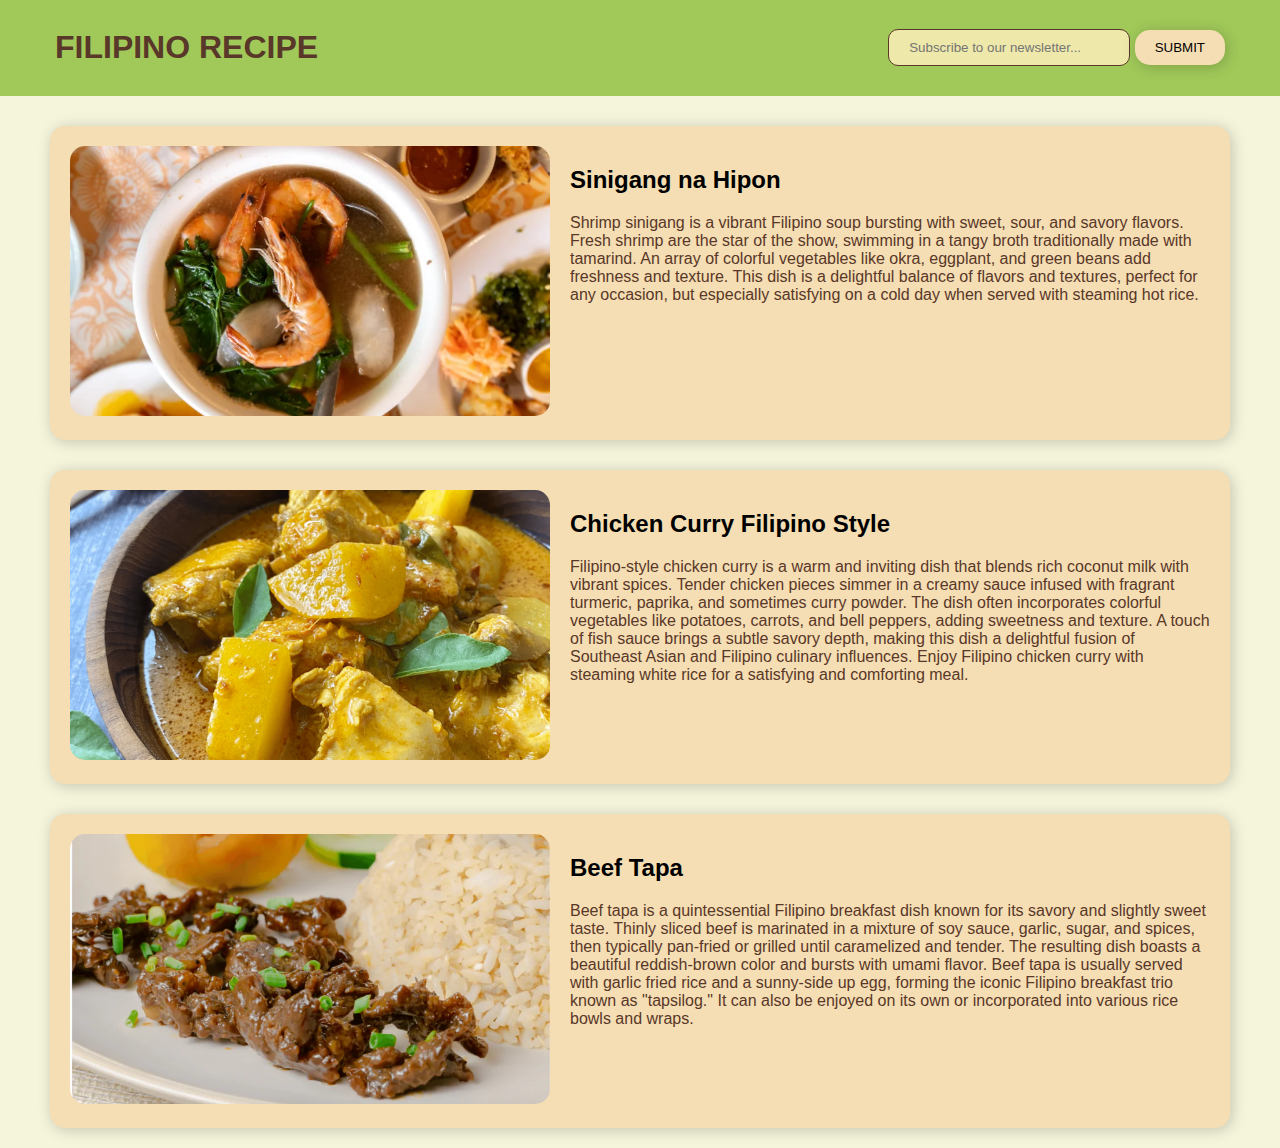
<file: index.html>
<!DOCTYPE html>
<html lang="en">
    <head>
        <meta charset="UTF-8">
        <meta name="viewport" content="width=device-width, initial-scale=1.0">
        <link rel="stylesheet" href="./assets/styles/index.css">
        <title>FILIPINO RECIPE</title>
    </head>
    <body>
        <nav>
            <h1>FILIPINO RECIPE</h1>
            <div class="newsletter-nav">
                <input id="newsletter-sub" type="email" placeholder="Subscribe to our newsletter...">
                <button type="submit">SUBMIT</button>
            </div>
        </nav>
        <div class="container">
            <div class="recipe-section">
                <a href="./assets/recipes/shrimp-sinigang.html" target="_blank"><img src="./assets/images/SINIGANG-NA-HIPON-2-768x432.webp" alt="shrimp soup"></a>
                <div class="text-container">
                    <a href="./assets/recipes/shrimp-sinigang.html" target="_blank"><h2>Sinigang na Hipon</h2></a>
                    <p>Shrimp sinigang is a vibrant Filipino soup bursting with sweet, sour, and savory flavors. Fresh shrimp are the star of the show, swimming in a tangy broth traditionally made with tamarind. An array of colorful vegetables like okra, eggplant, and green beans add freshness and texture. This dish is a delightful balance of flavors and textures, perfect for any occasion, but especially satisfying on a cold day when served with steaming hot rice.</p>
                </div>
            </div>
            <div class="recipe-section">
                <a href="./assets/recipes/chicken-curry.html" target="_blank"><img src="./assets/images/Chicken-Curry-Pinoy-Style-768x432.png" alt="chicken curry"></a>
                <div class="text-container">
                    <a href="./assets/recipes/chicken-curry.html" target="_blank"><h2>Chicken Curry Filipino Style</h2></a>
                    <p>Filipino-style chicken curry is a warm and inviting dish that blends rich coconut milk with vibrant spices. Tender chicken pieces simmer in a creamy sauce infused with fragrant turmeric, paprika, and sometimes curry powder. The dish often incorporates colorful vegetables like potatoes, carrots, and bell peppers, adding sweetness and texture. A touch of fish sauce brings a subtle savory depth, making this dish a delightful fusion of Southeast Asian and Filipino culinary influences. Enjoy Filipino chicken curry with steaming white rice for a satisfying and comforting meal.</p>
                </div>
            </div>
                <div class="recipe-section">
                    <a href="./assets/recipes/beef-tapa.html" target="_blank" ><img src="./assets/images/BEEF-TAPA-768x432.webp" alt="beef jerky like"></a>
                    <div class="text-container">
                    <a href="./assets/recipes/beef-tapa.html" target="_blank"><h2>Beef Tapa</h2></a>
                    <p>Beef tapa is a quintessential Filipino breakfast dish known for its savory and slightly sweet taste. Thinly sliced beef is marinated in a mixture of soy sauce, garlic, sugar, and spices, then typically pan-fried or grilled until caramelized and tender. The resulting dish boasts a beautiful reddish-brown color and bursts with umami flavor. Beef tapa is usually served with garlic fried rice and a sunny-side up egg, forming the iconic Filipino breakfast trio known as "tapsilog." It can also be enjoyed on its own or incorporated into various rice bowls and wraps.</p>
                </div>
            </div>
        </div>
    </body>
</html>
</file>
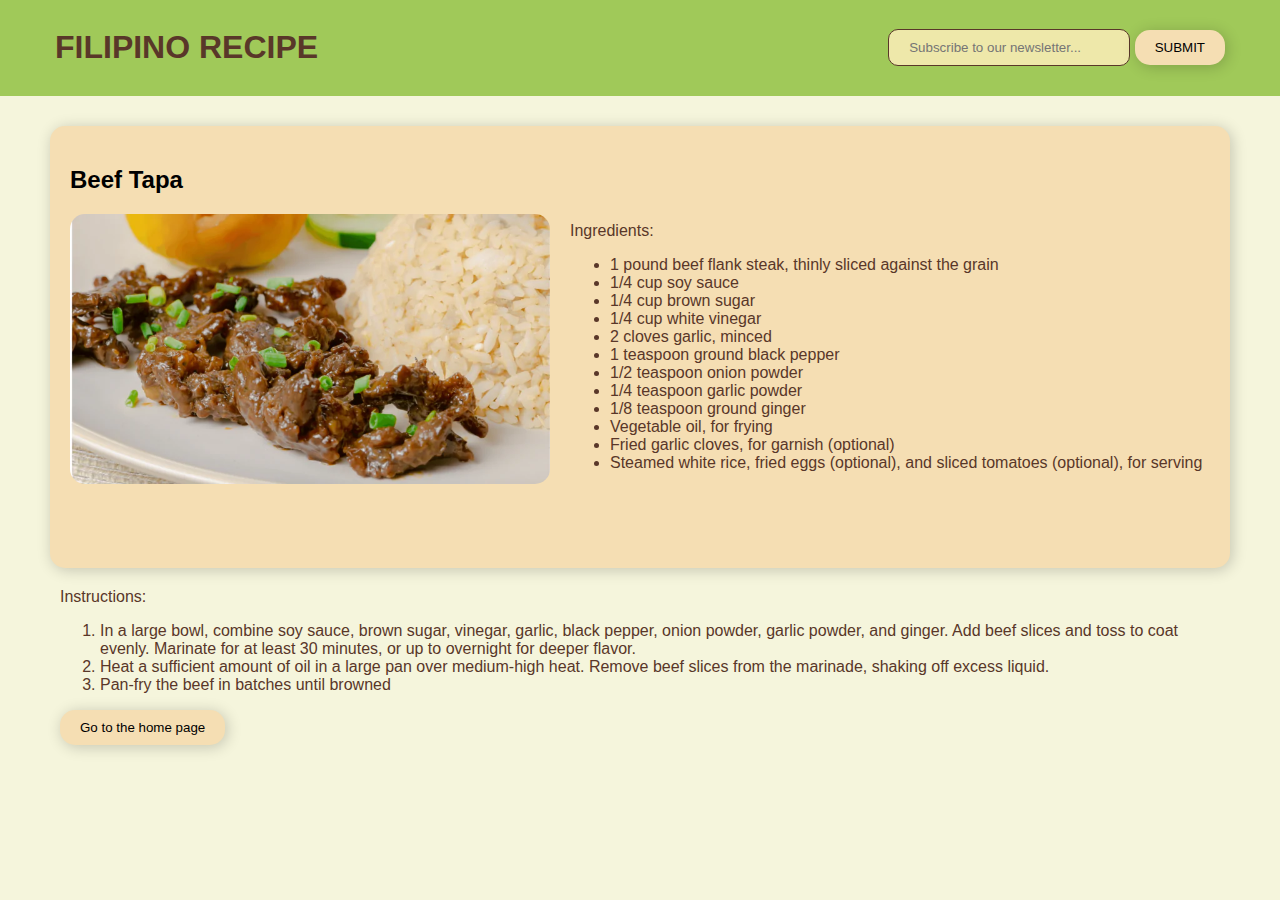
<file: assets/recipes/beef-tapa.html>
<!DOCTYPE html>
<html lang="en">
    <head>
        <meta charset="UTF-8">
        <meta name="viewport" content="width=device-width, initial-scale=1.0">
        <link rel="stylesheet" href="../styles/recipe-styles.css">
        <title>Beef Tapa - FILIPINO RECIPE</title>
    </head>
    <body>
        <nav>
            <h1>FILIPINO RECIPE</h1>
            <div class="newsletter-nav">
                <input id="newsletter-sub" type="email" placeholder="Subscribe to our newsletter...">
                <button type="submit">SUBMIT</button>
            </div>
        </nav>
        <div class="container">
            <div class="recipe-top-section">
                <div class="img-title">
                    <h2>Beef Tapa</h2>
                    <img src="../images/BEEF-TAPA-768x432.webp" alt="beef jerky like">
                </div>
                <div class="text-section">
                    <p>Ingredients:</p>
                    <ul>
                        <li>1 pound beef flank steak, thinly sliced against the grain</li>
                        <li>1/4 cup soy sauce</li>
                        <li>1/4 cup brown sugar</li>
                        <li>1/4 cup white vinegar</li>
                        <li>2 cloves garlic, minced</li>
                        <li>1 teaspoon ground black pepper</li>
                        <li>1/2 teaspoon onion powder</li>
                        <li>1/4 teaspoon garlic powder</li>
                        <li>1/8 teaspoon ground ginger</li>
                        <li>Vegetable oil, for frying</li>
                        <li>Fried garlic cloves, for garnish (optional)</li>
                        <li>Steamed white rice, fried eggs (optional), and sliced tomatoes (optional), for serving</li>
                    </ul>
                </div>
            </div>
            <div class="recipe-bottom-section">
                <p>Instructions:</p>
                <ol>
                    <li>In a large bowl, combine soy sauce, brown sugar, vinegar, garlic, black pepper, onion powder, garlic powder, and ginger. Add beef slices and toss to coat evenly. Marinate for at least 30 minutes, or up to overnight for deeper flavor.</li>
                    <li>Heat a sufficient amount of oil in a large pan over medium-high heat. Remove beef slices from the marinade, shaking off excess liquid.</li>
                    <li>Pan-fry the beef in batches until browned</li>
                </ol>
                <a href="../../index.html"><button>Go to the home page</button></a>
            </div>
        </div>
    </body>
</html>
</file>
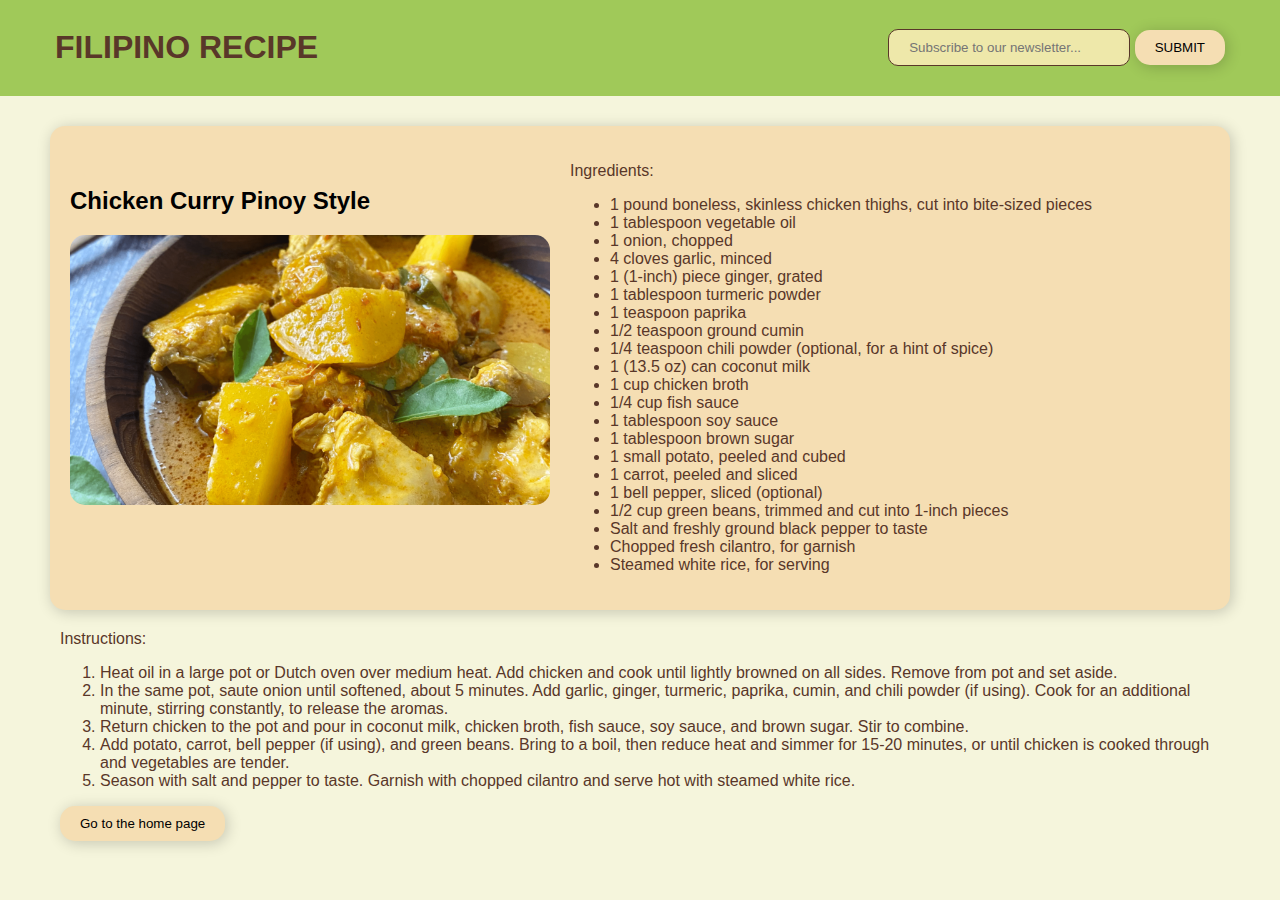
<file: assets/recipes/chicken-curry.html>
<!DOCTYPE html>
<html lang="en">
    <head>
        <meta charset="UTF-8">
        <meta name="viewport" content="width=device-width, initial-scale=1.0">
        <link rel="stylesheet" href="../styles/recipe-styles.css">
        <title>Chicken Curry Pinoy Style - FILIPINO RECIPE</title>
    </head>
    <body>
        <nav>
            <h1>FILIPINO RECIPE</h1>
            <div class="newsletter-nav">
                <input id="newsletter-sub" type="email" placeholder="Subscribe to our newsletter...">
                <button type="submit">SUBMIT</button>
            </div>
        </nav>
        <div class="container">
            <div class="recipe-top-section">
                <div class="img-title">
                    <h2>Chicken Curry Pinoy Style</h2>
                    <img src="../images/Chicken-Curry-Pinoy-Style-768x432.png" alt="chicken curry">
                </div>
                <div class="text-section">
                    <p>Ingredients:</p>
                    <ul>
                        <li>1 pound boneless, skinless chicken thighs, cut into bite-sized pieces</li>
                        <li>1 tablespoon vegetable oil</li>
                        <li>1 onion, chopped</li>
                        <li>4 cloves garlic, minced</li>
                        <li>1 (1-inch) piece ginger, grated</li>
                        <li>1 tablespoon turmeric powder</li>
                        <li>1 teaspoon paprika</li>
                        <li>1/2 teaspoon ground cumin</li>
                        <li>1/4 teaspoon chili powder (optional, for a hint of spice)</li>
                        <li>1 (13.5 oz) can coconut milk</li>
                        <li>1 cup chicken broth</li>
                        <li>1/4 cup fish sauce</li>
                        <li>1 tablespoon soy sauce</li>
                        <li>1 tablespoon brown sugar</li>
                        <li>1 small potato, peeled and cubed</li>
                        <li>1 carrot, peeled and sliced</li>
                        <li>1 bell pepper, sliced (optional)</li>
                        <li>1/2 cup green beans, trimmed and cut into 1-inch pieces</li>
                        <li>Salt and freshly ground black pepper to taste</li>
                        <li>Chopped fresh cilantro, for garnish</li>
                        <li>Steamed white rice, for serving</li>
                    </ul>
                </div>
            </div>
            <div class="recipe-bottom-section">
                <p>Instructions:</p>
                <ol>
                    <li>Heat oil in a large pot or Dutch oven over medium heat. Add chicken and cook until lightly browned on all sides. Remove from pot and set aside.</li>
                    <li>In the same pot, saute onion until softened, about 5 minutes. Add garlic, ginger, turmeric, paprika, cumin, and chili powder (if using). Cook for an additional minute, stirring constantly, to release the aromas.</li>
                    <li>Return chicken to the pot and pour in coconut milk, chicken broth, fish sauce, soy sauce, and brown sugar. Stir to combine.</li>
                    <li>Add potato, carrot, bell pepper (if using), and green beans. Bring to a boil, then reduce heat and simmer for 15-20 minutes, or until chicken is cooked through and vegetables are tender.</li>
                    <li>Season with salt and pepper to taste. Garnish with chopped cilantro and serve hot with steamed white rice.</li>
                </ol>
                <a href="../../index.html"><button>Go to the home page</button></a>
            </div>
        </div>
    </body>
</html>
</file>
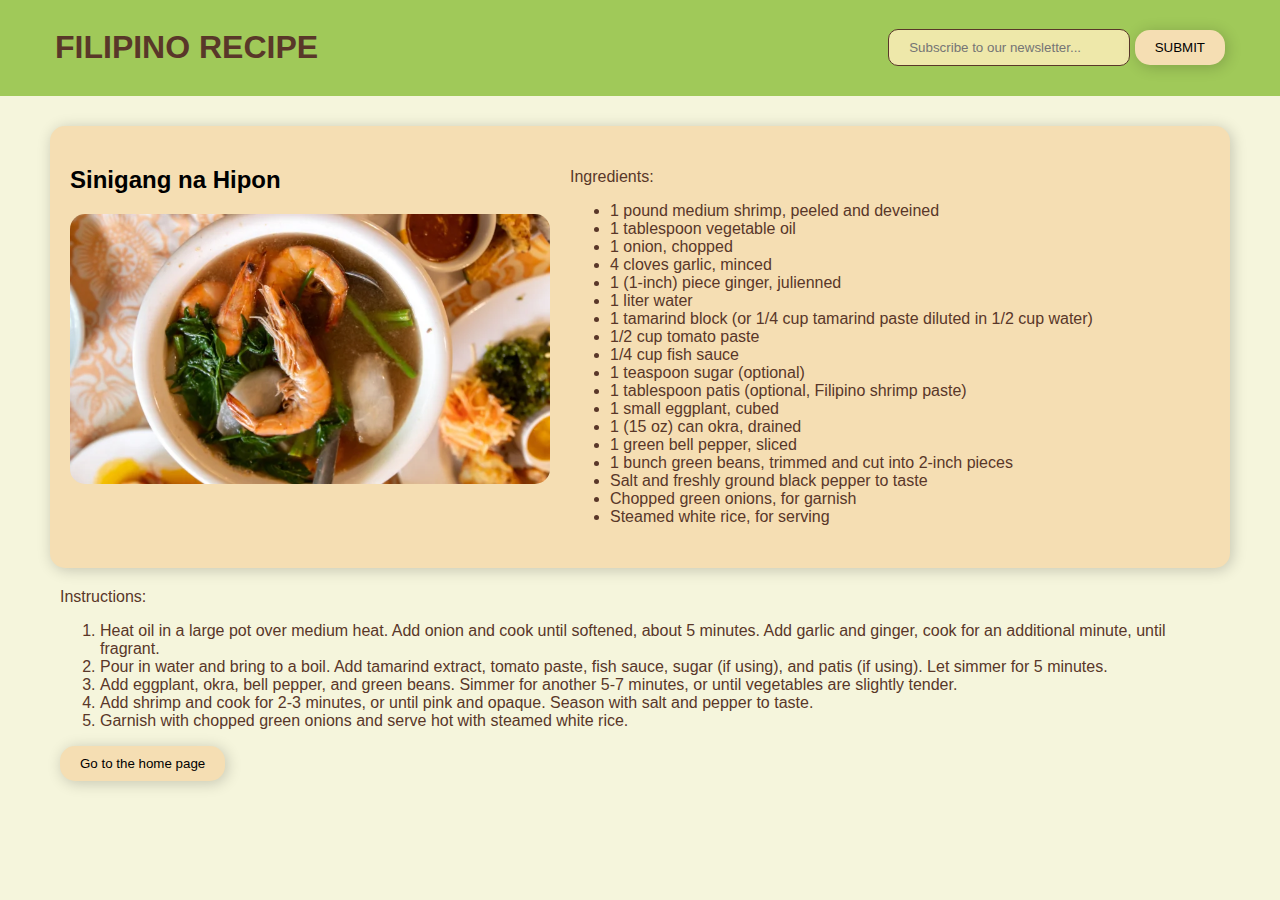
<file: assets/recipes/shrimp-sinigang.html>
<!DOCTYPE html>
<html lang="en">
    <head>
        <meta charset="UTF-8">
        <meta name="viewport" content="width=device-width, initial-scale=1.0">
        <link rel="stylesheet" href="../styles/recipe-styles.css">
        <title>Sinigang na Hipon - FILIPINO RECIPE</title>
    </head>
    <body>
        <nav>
            <h1>FILIPINO RECIPE</h1>
            <div class="newsletter-nav">
                <input id="newsletter-sub" type="email" placeholder="Subscribe to our newsletter...">
                <button type="submit">SUBMIT</button>
            </div>
        </nav>
        <div class="container">
            <div class="recipe-top-section">
                <div class="img-title">
                    <h2>Sinigang na Hipon</h2>
                    <img src="../images/SINIGANG-NA-HIPON-2-768x432.webp" alt="shrimp soup">
                </div>
                <div class="text-section">
                    <p>Ingredients:</p>
                    <ul>
                        <li>1 pound medium shrimp, peeled and deveined</li>
                        <li>1 tablespoon vegetable oil</li>
                        <li>1 onion, chopped</li>
                        <li>4 cloves garlic, minced</li>
                        <li>1 (1-inch) piece ginger, julienned</li>
                        <li>1 liter water</li>
                        <li>1 tamarind block (or 1/4 cup tamarind paste diluted in 1/2 cup water)</li>
                        <li>1/2 cup tomato paste</li>
                        <li>1/4 cup fish sauce</li>
                        <li>1 teaspoon sugar (optional)</li>
                        <li>1 tablespoon patis (optional, Filipino shrimp paste)</li>
                        <li>1 small eggplant, cubed</li>
                        <li>1 (15 oz) can okra, drained</li>
                        <li>1 green bell pepper, sliced</li>
                        <li>1 bunch green beans, trimmed and cut into 2-inch pieces</li>
                        <li>Salt and freshly ground black pepper to taste</li>
                        <li>Chopped green onions, for garnish</li>
                        <li>Steamed white rice, for serving</li>
                    </ul>
                </div>
            </div>
            <div class="recipe-bottom-section">
                <p>Instructions:</p>
                <ol>
                    <li>Heat oil in a large pot over medium heat. Add onion and cook until softened, about 5 minutes. Add garlic and ginger, cook for an additional minute, until fragrant.</li>
                    <li>Pour in water and bring to a boil. Add tamarind extract, tomato paste, fish sauce, sugar (if using), and patis (if using). Let simmer for 5 minutes.</li>
                    <li>Add eggplant, okra, bell pepper, and green beans. Simmer for another 5-7 minutes, or until vegetables are slightly tender.</li>
                    <li>Add shrimp and cook for 2-3 minutes, or until pink and opaque. Season with salt and pepper to taste.</li>
                    <li>Garnish with chopped green onions and serve hot with steamed white rice.</li>
                </ol>
                <a href="../../index.html"><button>Go to the home page</button></a>
            </div>
        </div>
    </body>
</html>
</file>
<file: assets/styles/index.css>
body {
    background-color: #F5F5DC;
    color: #593729;
    font-family: Verdana, Geneva, Tahoma, sans-serif;
    margin: 0;
}

nav {
    display: flex;
    align-items: center;
    justify-content: space-between;
    background-color: #A0C959;
    margin: 0;
    padding: 8px 55px;
}

nav h1 {
    cursor: pointer;
}

button {
    background-color: #f5deb3;
    border: none;
    border-radius: 15px;
    box-shadow: 2px 2px 15px rgba(0, 0, 0, 0.2);
    padding: 10px 20px;
    font-family: inherit;
    cursor: pointer;
}

button:active {
    background-color: #e7d0a4;
}

button:hover {
    background-color: #f0d6a6;
}

.newsletter-nav input {
    font-family: inherit;
    background-color: palegoldenrod;
    border: 1px solid #593729;
    border-radius: 10px;
    padding: 10px 20px;
    width: 200px;
}

a {
    text-decoration: none;
}

p {
    color: #593729;
}

h2 {
    color: #000000;
}

.container {
    margin: 20px 30px;
}

.recipe-section {
    background-color: wheat;
    display: flex;
    padding: 20px;
    margin: 30px 20px 20px 20px;
    border-radius: 15px;
    box-shadow: 2px 2px 15px rgba(0, 0, 0, 0.2);
    cursor: pointer;
    transition: 0.2s;
}

.recipe-section:hover {
    scale: 1.03;
}

.recipe-section img{
    width: 30rem;
    border-radius: 15px;
}

.text-container {
    margin-left: 20px;
}

@media only screen and (max-width: 900px) {
    nav {
        display: inline-block;
        width: 100%;
        padding: 0 0 20px 40px;
        margin-left: 0;
    }

    .recipe-section {
        display: block;
        width: 18rem;
    }

    .recipe-section img {
        width: 18rem;
    }
}
</file>
<file: assets/styles/recipe-styles.css>
body {
    background-color: #F5F5DC;
    color: #593729;
    font-family: Verdana, Geneva, Tahoma, sans-serif;
    margin: 0;
}

nav {
    display: flex;
    align-items: center;
    justify-content: space-between;
    background-color: #A0C959;
    margin: 0;
    padding: 8px 55px;
}

nav h1 {
    cursor: pointer;
}

button {
    background-color: #f5deb3;
    border: none;
    border-radius: 15px;
    box-shadow: 2px 2px 15px rgba(0, 0, 0, 0.2);
    padding: 10px 20px;
    font-family: inherit;
    cursor: pointer;
}

button:active {
    background-color: #e7d0a4;
}

button:hover {
    background-color: #f0d6a6;
}

.newsletter-nav input {
    font-family: inherit;
    background-color: palegoldenrod;
    border: 1px solid #593729;
    border-radius: 10px;
    padding: 10px 20px;
    width: 200px;
}

a{
    text-decoration: none;
}

h2 {
    color: #000000;
}

.container {
    margin: 20px 30px;
}

.recipe-top-section {
    background-color: wheat;
    display: flex;
    align-items: center;
    padding: 20px;
    margin: 30px 20px 20px 20px;
    border-radius: 15px;
    box-shadow: 2px 2px 15px rgba(0, 0, 0, 0.2);
}

.recipe-top-section img{
    width: 30rem;
    border-radius: 15px;
}

.text-section {
    margin-left: 20px;
}

.img-title {
    margin-bottom: 60px;
}

.recipe-bottom-section {
    margin: 10px 30px;
}

@media only screen and (max-width: 900px) {
    nav {
        display: inline-block;
        width: 100%;
        padding: 0 0 20px 40px;
        margin-left: 0;
    }

    .recipe-top-section {
        display: block;
        width: 18rem;
    }

    .recipe-top-section img {
        width: 18rem;
    }

    .recipe-bottom-section {
        width: 18rem;
    }
}
</file>
